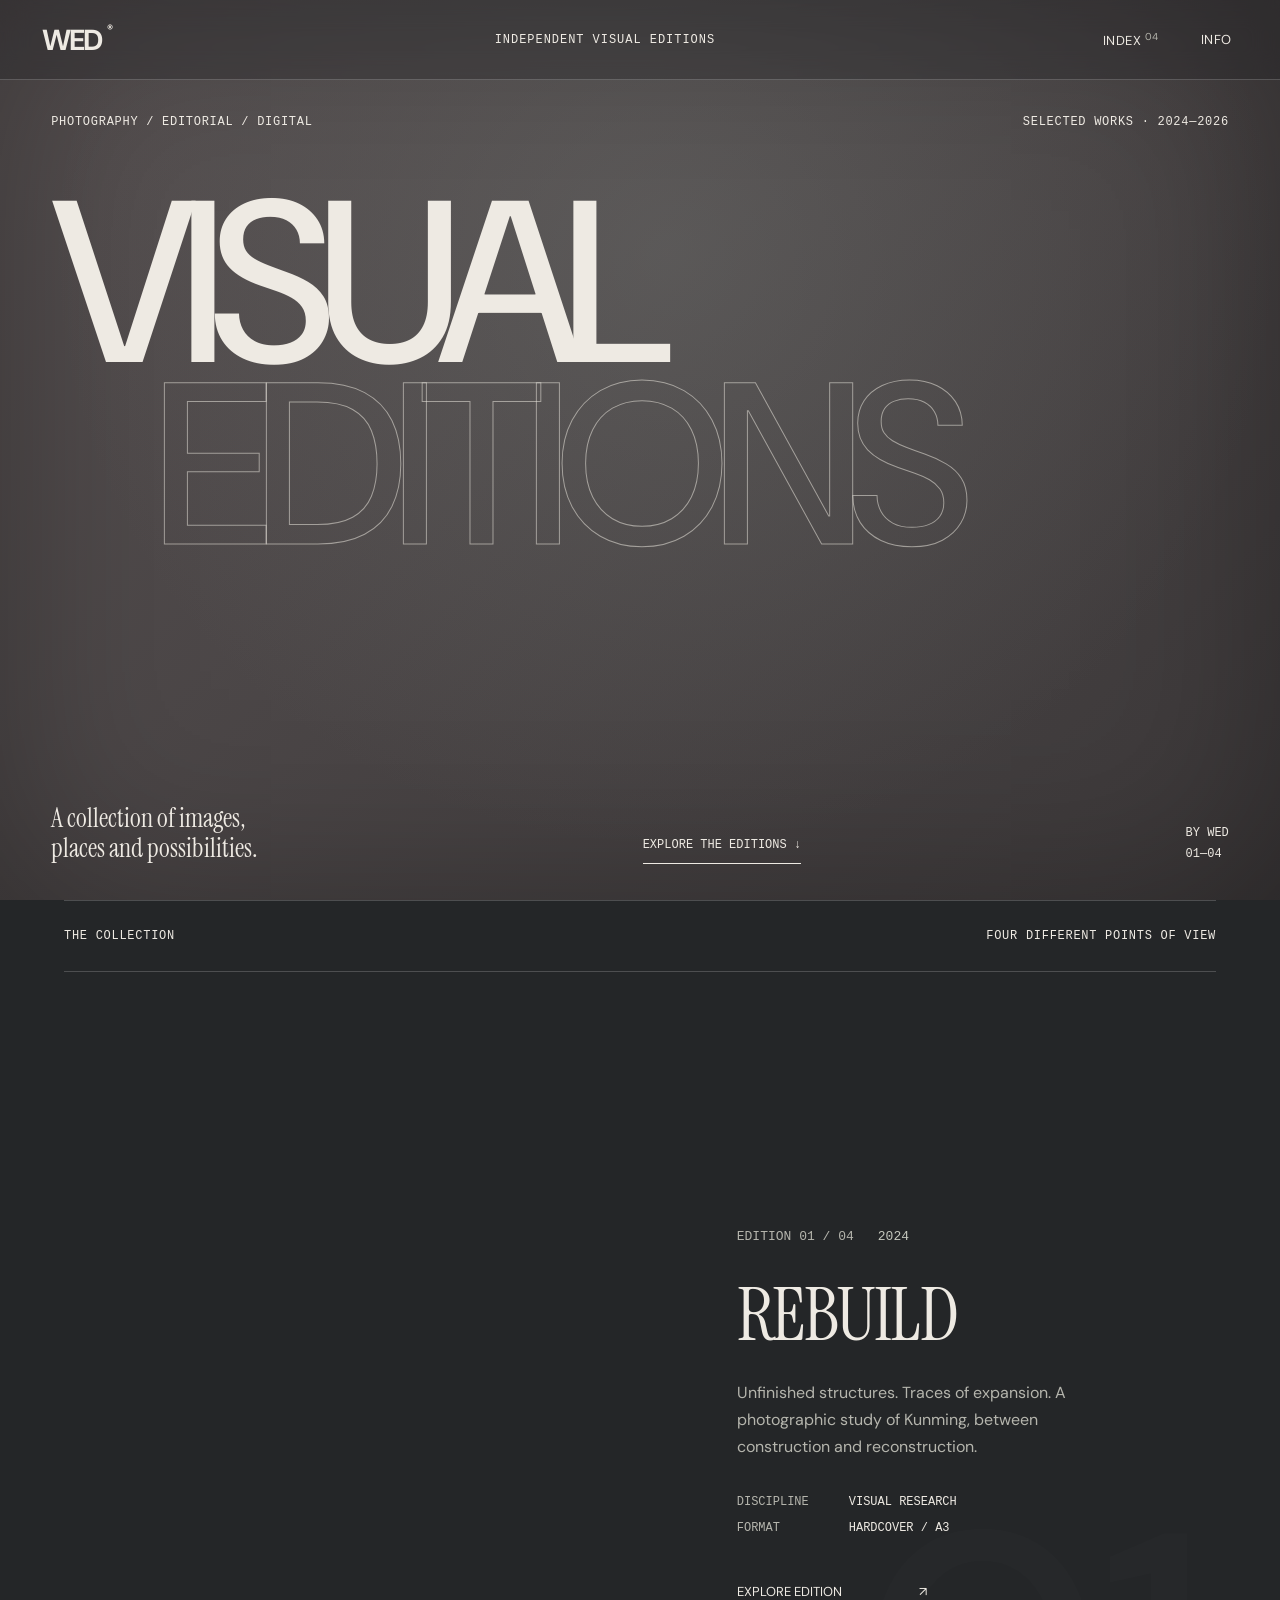
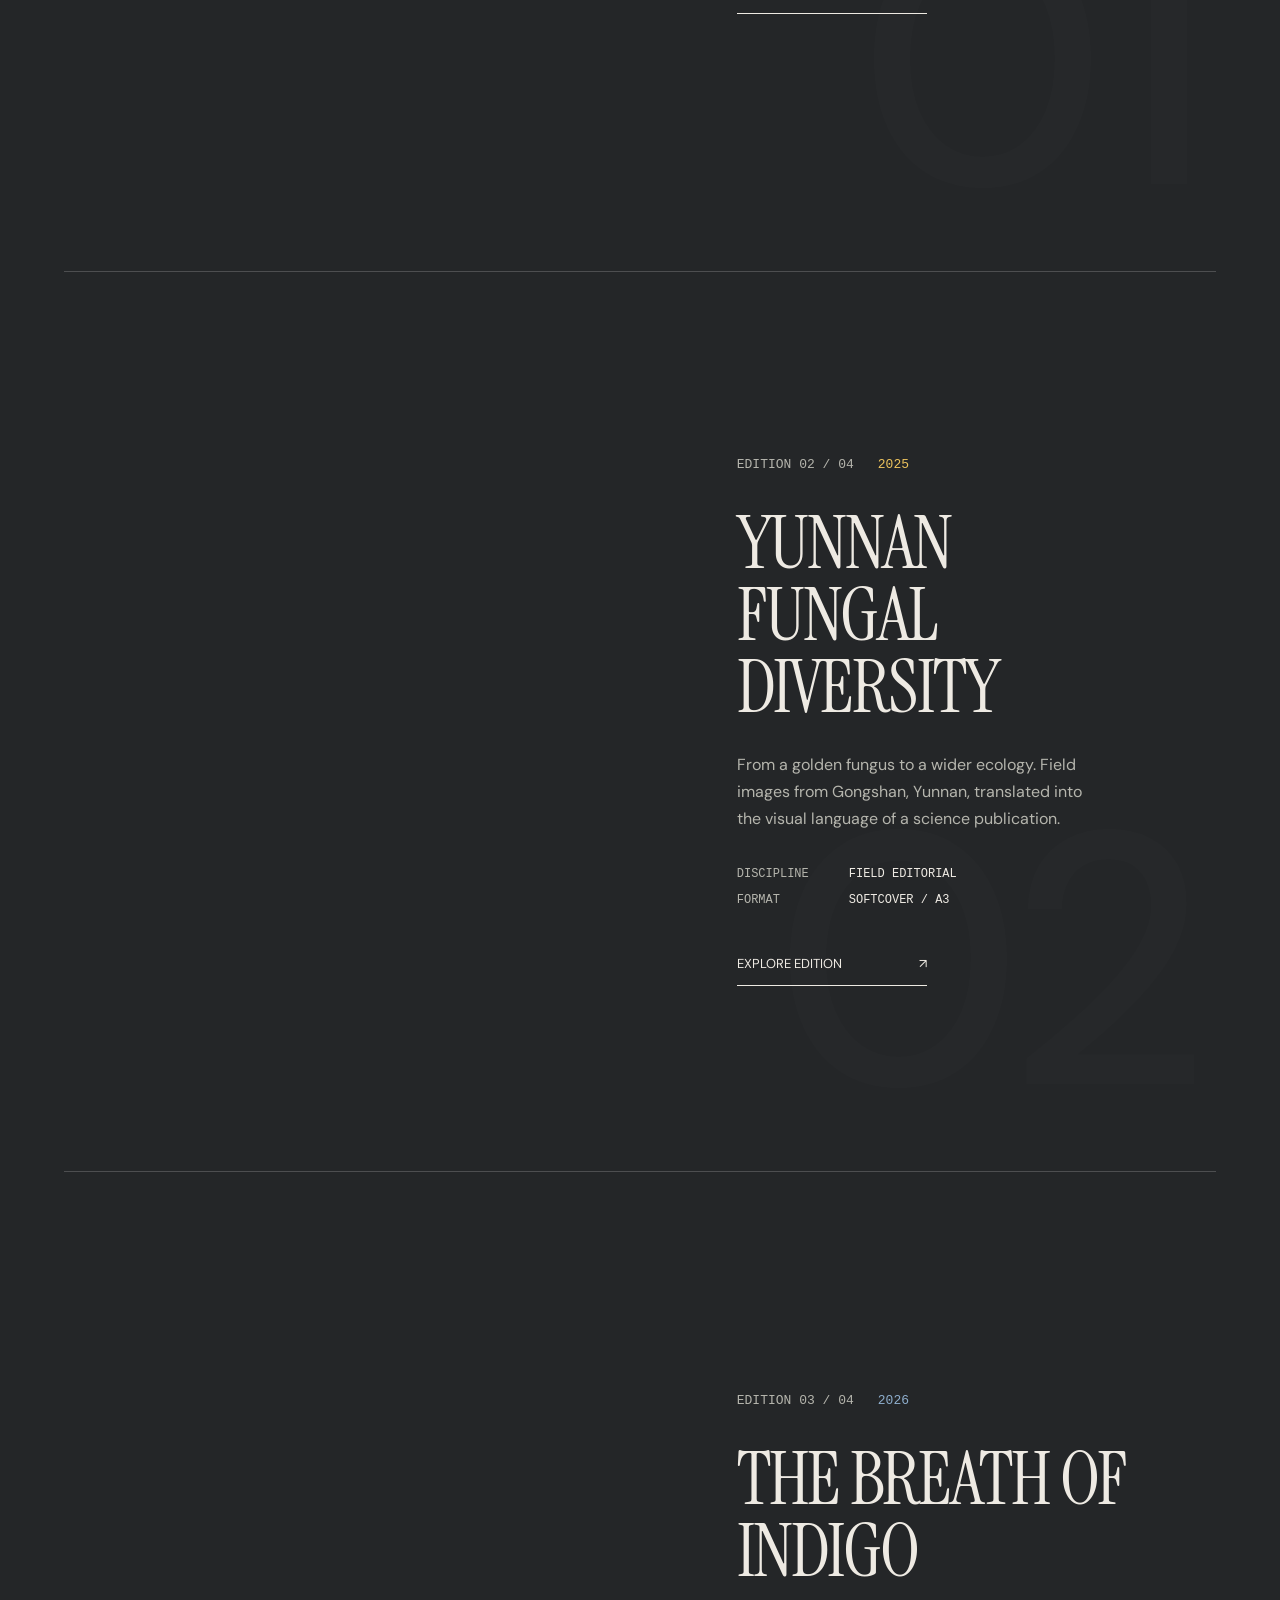
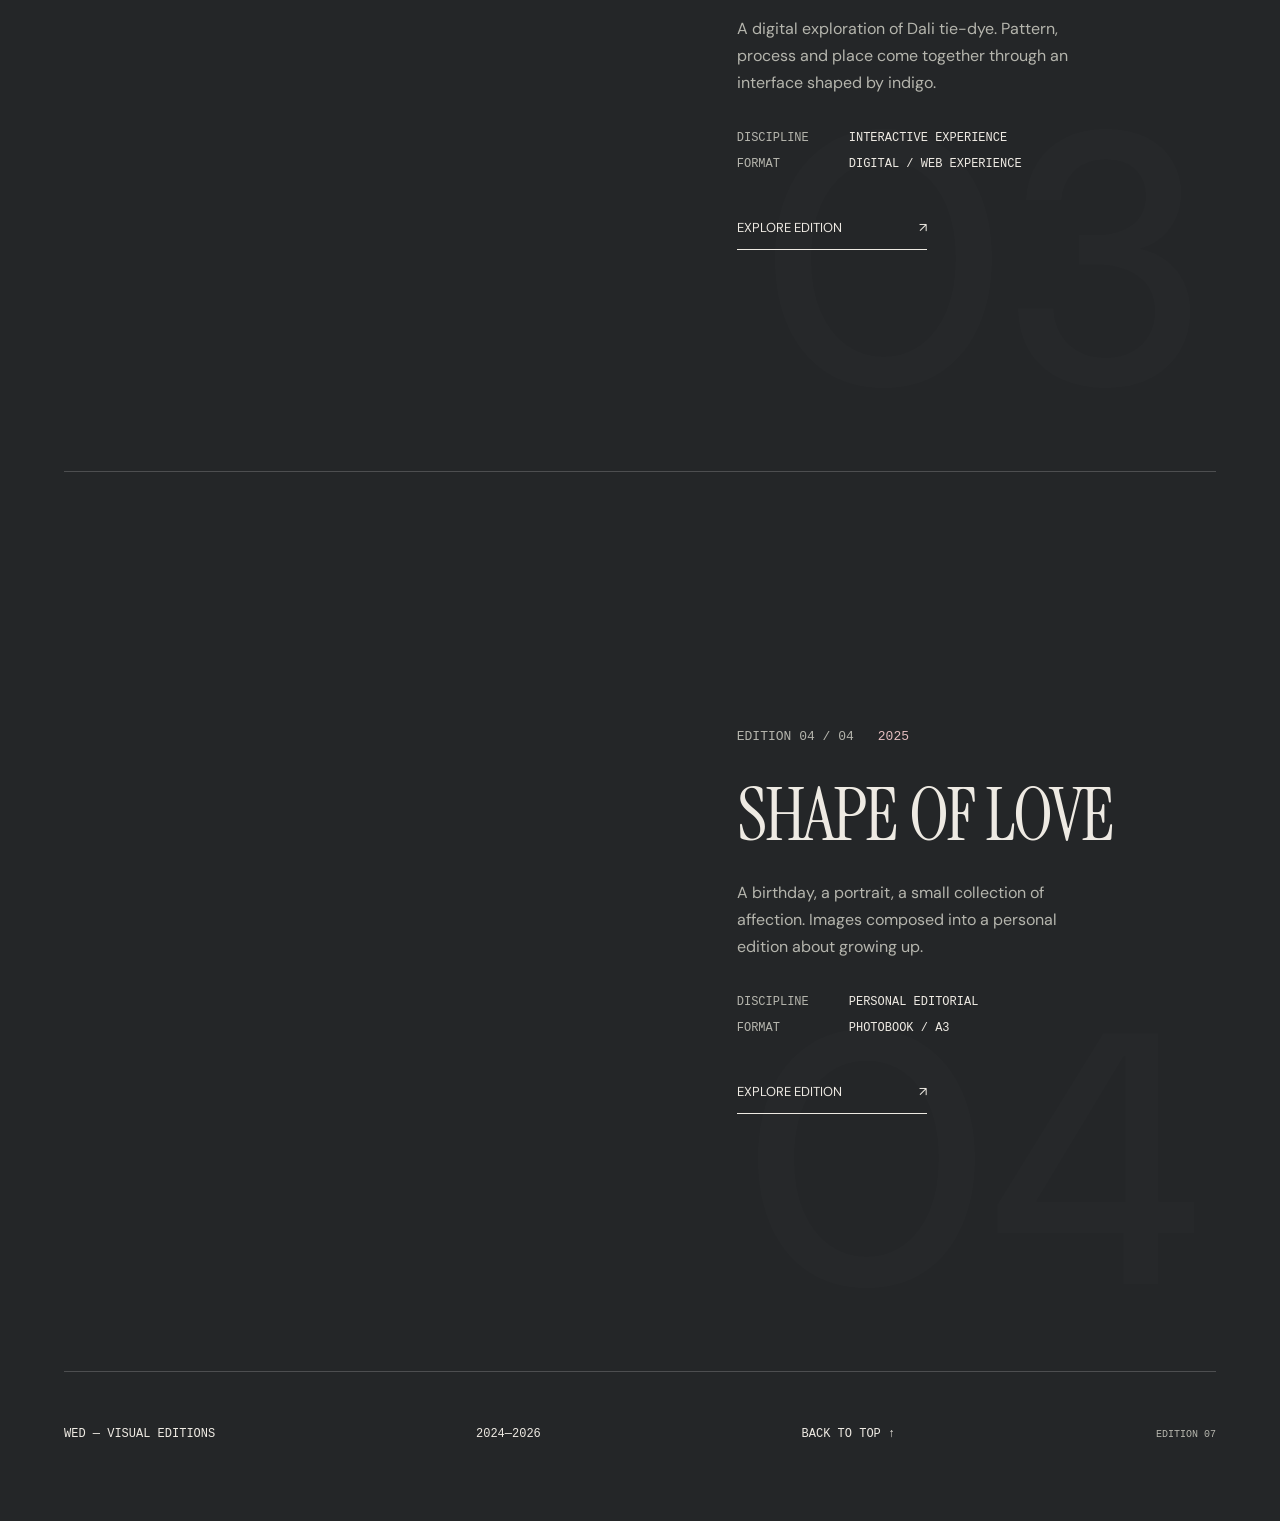
<file: index.html>
<!doctype html>
<html lang="en"><head><meta charset="utf-8"><meta name="viewport" content="width=device-width,initial-scale=1"><meta name="theme-color" content="#232425"><meta name="description" content="WED — Photography, editorial design and digital experiences. Four independent visual editions, 2024–2026."><title>WED — Visual Editions</title><link rel="icon" href="favicon.svg"><link rel="stylesheet" href="editions.css?v=20261012-restore"></head><body>
<div id="environment" aria-hidden="true"></div><canvas id="world" aria-hidden="true"></canvas>
<header><a class="wordmark" href="#home" aria-label="WED home">WED<span>®</span></a><div id="status">INDEPENDENT VISUAL EDITIONS</div><nav><button id="indexBtn">INDEX <sup>04</sup></button><button id="infoBtn">INFO</button><button id="closeBtn" hidden aria-label="Close project">CLOSE ×</button></nav></header>
<main id="home"><section class="hero" id="top"><div class="heroTop"><span>PHOTOGRAPHY / EDITORIAL / DIGITAL</span><span>SELECTED WORKS · 2024—2026</span></div><h1><span>VISUAL</span><span class="outline">EDITIONS</span></h1><div class="heroBottom"><p>A collection of images,<br>places and possibilities.</p><a href="#projects">EXPLORE THE EDITIONS ↓</a><span>BY WED<br>01—04</span></div></section>
<section class="collection" id="projects"><div class="sectionLabel"><span>THE COLLECTION</span><span>FOUR DIFFERENT POINTS OF VIEW</span></div><div id="projectList"></div></section><footer class="homeFooter"><a href="#top">WED — VISUAL EDITIONS</a><span>2024—2026</span><a href="#top">BACK TO TOP ↑</a><small>EDITION 07</small></footer></main>
<section id="reader" role="dialog" aria-modal="true" aria-label="Project reader" hidden><div id="readerStage" aria-label="Book pages — drag to turn"></div><div id="webReader" hidden></div><div class="readerFooter"><button id="previous">← PREVIOUS</button><span id="pageCount" aria-live="polite">COVER</span><button id="zoomBtn">ENLARGE</button><button id="next">NEXT →</button></div><p class="gestureHint">DRAG A PAGE EDGE · ARROW KEYS TO TURN</p></section>
<dialog id="catalog"><div class="panelHead"><span id="catalogTitle">EDITION INDEX</span><button data-dismiss="catalog" aria-label="Close index">CLOSE ×</button></div><div id="catalogGrid"></div></dialog><dialog id="information"><div class="panelHead"><span>PUBLICATION NOTES</span><button data-dismiss="information" aria-label="Close information">CLOSE ×</button></div><div id="infoContent"></div></dialog><dialog id="lightbox"><button data-dismiss="lightbox" aria-label="Close image">CLOSE ×</button><div id="lightboxImages"></div></dialog>
<div id="loading" role="status"><span>WED / PREPARING EDITIONS</span><progress max="1" value="0"></progress></div><p id="notice" role="status" hidden></p><script type="module" src="editions.js?v=20261012-restore"></script><noscript><p>JavaScript is needed for the interactive editions.</p></noscript></body></html>
</file>
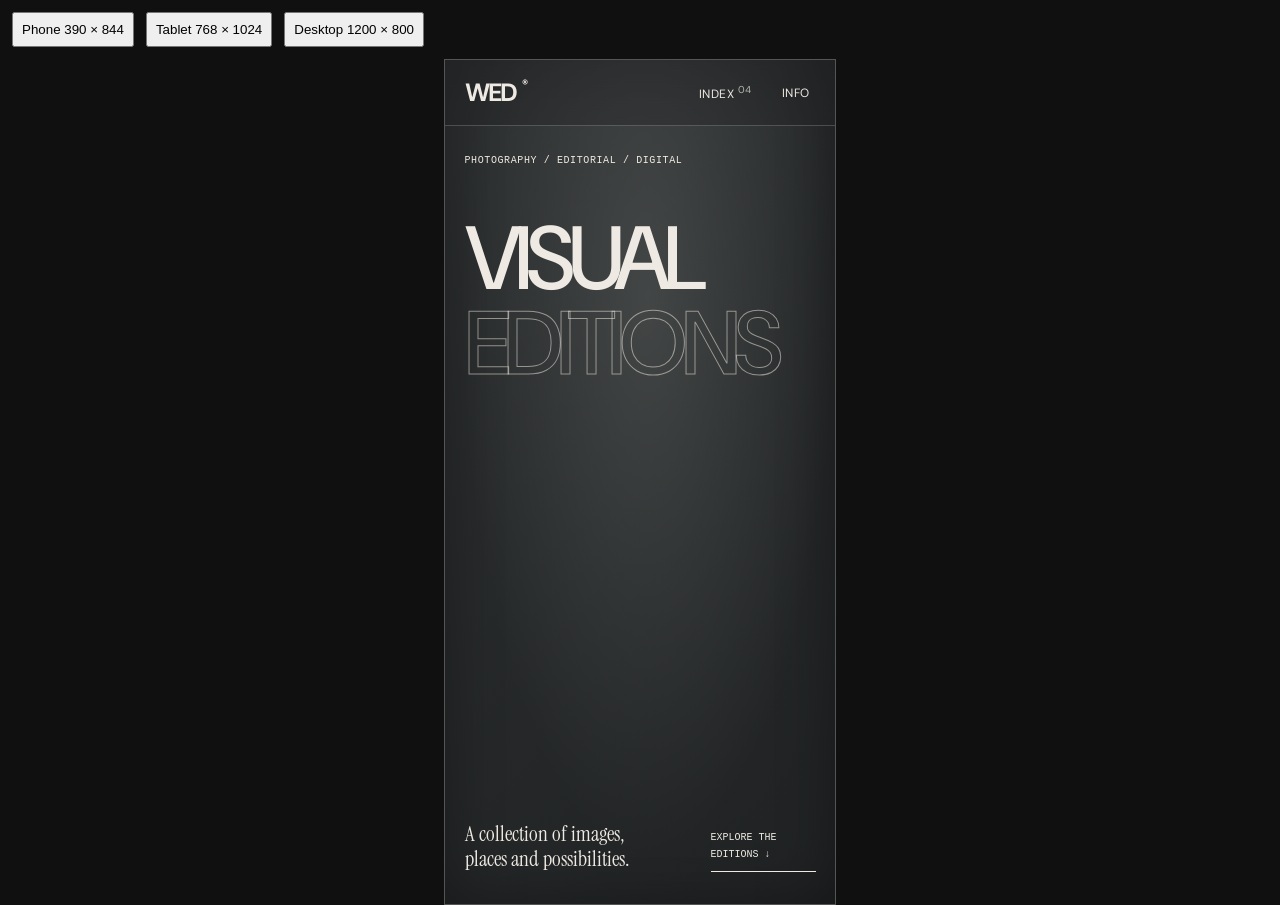
<file: qa.html>
<!doctype html><html lang="en"><meta charset="utf-8"><title>WED responsive check</title><style>body{margin:0;background:#101010;color:white;font:14px Arial}nav{padding:12px;display:flex;gap:12px}button{padding:8px}iframe{display:block;border:1px solid #555;margin:0 auto;width:390px;height:844px}p{padding:0 12px}</style><nav><button data-w="390" data-h="844">Phone 390 × 844</button><button data-w="768" data-h="1024">Tablet 768 × 1024</button><button data-w="1200" data-h="800">Desktop 1200 × 800</button></nav><iframe title="Responsive website preview" src="./?v=20260916-7b"></iframe><script>document.querySelectorAll('button').forEach(b=>b.onclick=()=>{const f=document.querySelector('iframe');f.style.width=b.dataset.w+'px';f.style.height=b.dataset.h+'px'})</script></html>
</file>
<file: editions.css>
@import url('https://fonts.googleapis.com/css2?family=DM+Sans:wght@400;500;600;700&family=Instrument+Serif:ital@0;1&display=swap');
:root{--ink:#eeeae3;--muted:#b5b5ad;--line:#ffffff30;--accent:#b9c4b8;color-scheme:dark;font:16px 'DM Sans',Arial,sans-serif}*{box-sizing:border-box}html{scroll-behavior:smooth;scroll-padding-top:90px}body{margin:0;background:#242628;color:var(--ink);overflow-x:hidden}button{font:inherit;color:inherit;border:0;background:none;cursor:pointer}button:focus-visible,a:focus-visible{outline:2px solid var(--ink);outline-offset:7px}a{color:inherit;text-decoration:none}[hidden]{display:none!important}#environment{position:fixed;inset:0;z-index:-1;background:radial-gradient(ellipse at 52% 28%,#7d817e50,transparent 65%),linear-gradient(135deg,#37393955,#181a1b88);transition:background-color 1.5s;background-color:#282b2c}#environment:after{content:'';position:absolute;inset:0;box-shadow:inset 0 0 15vw #0005}#world{position:fixed;inset:0;width:100%;height:100%;z-index:2;pointer-events:none}header{position:fixed;inset:0 0 auto;height:80px;display:flex;align-items:center;justify-content:space-between;padding:0 3.3vw;z-index:20;border-bottom:1px solid var(--line);background:#20222350;backdrop-filter:blur(14px)}.wordmark{font-size:29px;font-weight:700;letter-spacing:-2px}.wordmark span{font-size:12px;vertical-align:top;letter-spacing:0;margin-left:6px}#status{font:12px 'Courier New',monospace;letter-spacing:.08em}nav{display:flex;gap:30px}nav button{font-size:13px;letter-spacing:.04em}sup{font-size:10px;color:var(--muted)}.hero{min-height:850px;height:100svh;position:relative;padding:115px 4vw 36px;isolation:isolate}.heroTop,.sectionLabel{display:flex;justify-content:space-between;font:12px 'Courier New',monospace;letter-spacing:.06em}.hero h1{font-size:clamp(100px,18vw,320px);line-height:.79;letter-spacing:-.07em;margin:7vh 0 0;font-weight:500;position:relative;z-index:1;pointer-events:none}.hero h1 span{display:block}.hero h1 .outline{margin-left:8vw;-webkit-text-stroke:1px #ece8df88;color:transparent}.heroObject{position:absolute!important;width:clamp(340px,38vw,610px)!important;height:70vh!important;max-height:760px;left:44%;top:17%;z-index:3}.objectSlot{position:relative;display:block;padding:0;aspect-ratio:297/420;width:100%;cursor:pointer}.fallback{width:100%;height:100%;object-fit:contain;transition:opacity .4s}.gpu-ready .fallback{opacity:0}.heroBottom{position:absolute;inset:auto 4vw 36px;display:flex;align-items:end;justify-content:space-between;z-index:3;pointer-events:none}.heroBottom>*{pointer-events:auto}.heroBottom p{font-family:'Instrument Serif',Georgia,serif;font-size:26px;line-height:1.18;margin:0}.heroBottom a,.heroBottom>span{font:12px/1.7 'Courier New',monospace}.heroBottom a{padding-bottom:8px;border-bottom:1px solid var(--ink)}.collection{padding:0 5vw}.sectionLabel{padding:28px 0;border-top:1px solid var(--line);border-bottom:1px solid var(--line)}.edition{min-height:900px;height:100svh;display:grid;grid-template-columns:52% 1fr;gap:7%;align-items:center;position:relative;border-bottom:1px solid var(--line);padding:50px 3vw}.edition .objectSlot{width:100%;height:min(80vh,790px);aspect-ratio:auto;z-index:3}.editionCopy{position:relative;z-index:3;padding-right:2vw;transform:translateY(35px);opacity:.25;transition:transform 1s,opacity 1s}.edition.visible .editionCopy{transform:none;opacity:1}.editionNumber{font:13px 'Courier New',monospace;display:flex;gap:24px;color:var(--muted);margin-bottom:35px}.editionNumber span:last-child{color:var(--accent)}.edition h2{font-family:'Instrument Serif',Georgia,serif;font-size:clamp(46px,5.8vw,100px);font-weight:400;line-height:.97;letter-spacing:-.025em;margin:0 0 28px}.edition p{font-size:16px;line-height:1.7;color:var(--muted);max-width:360px}.edition dl{display:grid;grid-template-columns:100px 1fr;margin:35px 0;gap:12px;font:12px 'Courier New',monospace}.edition dd{margin:0}.edition dt{color:var(--muted)}.enterEdition{font-size:13px;padding:13px 0;border-bottom:1px solid var(--ink);min-width:190px;text-align:left}.enterEdition span{float:right;transition:transform .3s}.enterEdition:hover span{transform:translate(4px,-4px)}.edition:before{content:attr(data-no);font-size:28vw;line-height:1;position:absolute;right:1vw;bottom:30px;font-weight:500;color:#ffffff03;pointer-events:none}.homeFooter{display:flex;gap:24px;justify-content:space-between;align-items:center;padding:55px 5vw 80px;font:12px 'Courier New',monospace;position:relative;z-index:3}.homeFooter small{font-size:10px;color:var(--muted)}body.reading main{opacity:0;pointer-events:none}main{transition:opacity .7s}body.reading{overflow:hidden}#reader{position:fixed;inset:80px 0 0;z-index:4}#readerStage{position:absolute;inset:15px 5vw 90px;touch-action:none;cursor:grab}#readerStage:active{cursor:grabbing}.readerFooter{position:absolute;bottom:23px;left:3.3vw;right:3.3vw;display:flex;align-items:center;justify-content:space-between;font:12px 'Courier New',monospace;gap:14px}.readerFooter button{font-size:12px;min-height:44px}.gestureHint{position:absolute;bottom:68px;width:100%;text-align:center;pointer-events:none;font:10px 'Courier New',monospace;color:var(--muted);letter-spacing:.08em}#webReader{position:absolute;inset:35px 8vw 110px;overflow:auto;overscroll-behavior:contain;background:#102d46;box-shadow:0 25px 60px #0008;border:1px solid #ffffff30;scroll-behavior:smooth}.browserBar{position:sticky;top:0;background:#0b2239ed;backdrop-filter:blur(12px);z-index:2;padding:15px 20px;font:12px 'Courier New',monospace}.browserBar span{margin-left:24px}.webTabs{display:flex;gap:25px;padding:14px 20px;position:sticky;top:43px;background:#0b2239ed;z-index:2}.webTabs button{font:12px 'Courier New',monospace}.webSection{margin:0;position:relative;scroll-margin-top:96px}.webSection img{width:100%;height:auto;display:block}.webSection figcaption{font:12px 'Courier New',monospace;padding:20px;background:#0b2239}dialog{color:var(--ink);border:1px solid var(--line);background:#242628f5;backdrop-filter:blur(25px);padding:35px;max-height:90svh;overscroll-behavior:contain}dialog::backdrop{background:#080b0dcc;backdrop-filter:blur(7px)}dialog[open]{animation:panelIn .45s cubic-bezier(.2,.8,.2,1)}.panelHead{display:flex;align-items:center;justify-content:space-between;font:12px 'Courier New',monospace;padding-bottom:25px;border-bottom:1px solid var(--line);gap:25px}.panelHead button{font-size:12px;min-height:30px}#catalog{width:92vw;max-width:1500px}#catalogGrid{display:grid;grid-template-columns:repeat(4,1fr);gap:35px;padding-top:35px}.catalogItem{text-align:left;padding:0}.catalogItem img{width:100%;height:40vh;object-fit:contain;background:#ffffff08}.catalogItem span{font:12px/1.6 'Courier New',monospace;display:block;margin-top:18px}#information{margin:0 0 0 auto;height:100svh;max-height:100svh;width:min(560px,90vw);padding:35px 40px}#infoContent h2{font:60px/1 'Instrument Serif',Georgia,serif;margin:65px 0 35px}#infoContent p{font-size:16px;line-height:1.8;color:var(--muted)}#infoContent dl{display:grid;grid-template-columns:90px 1fr;gap:20px;font:13px/1.5 'Courier New',monospace}#infoContent dd{margin:0}#infoContent dt{color:var(--muted)}#lightbox{width:100vw;height:100svh;max-width:100vw;max-height:100svh;background:#0c0d0ef5;border:0;margin:0}#lightbox>button{position:absolute;right:30px;top:25px;z-index:2;font-size:13px}#lightboxImages{display:flex;width:100%;height:100%;align-items:center;justify-content:center;gap:15px}#lightboxImages img{max-width:49%;max-height:88svh;object-fit:contain}#lightboxImages img:only-child{max-width:95%}#loading{position:fixed;bottom:25px;left:30px;z-index:25;background:#202324ee;padding:18px;font:11px 'Courier New',monospace;transition:opacity .5s}#loading progress{display:block;width:100%;height:2px;margin-top:12px;accent-color:#fff}#notice{position:fixed;bottom:90px;left:5%;max-width:90%;background:#232628;padding:15px;z-index:30;font-size:14px}@keyframes panelIn{from{opacity:0;transform:translateY(25px)}to{opacity:1;transform:none}}
@media(max-width:800px){header{height:66px;padding:0 5vw}.wordmark{font-size:25px}#status{display:none}nav{gap:18px}nav button{font-size:12px}.hero{min-height:740px;height:100svh;padding:95px 5vw 25px}.heroTop{font-size:10px}.heroTop span:last-child{display:none}.hero h1{font-size:23vw;margin-top:50px;line-height:.95}.hero h1 .outline{margin-left:0}.heroObject{left:16%;top:25%;width:72vw!important;height:55vh!important}.heroBottom{inset:auto 5vw 32px;gap:20px}.heroBottom p{font-size:21px}.heroBottom>span{display:none}.heroBottom a{font-size:10px;max-width:105px}.sectionLabel{font-size:10px;gap:20px;line-height:1.5}.edition{height:auto;min-height:0;display:block;padding:30px 0 60px}.edition .objectSlot{height:64vh;min-height:410px;width:100%}.editionCopy{padding:10px 5vw}.editionNumber{margin-bottom:23px}.edition h2{font-size:54px;max-width:360px}.edition p{font-size:16px}.edition dl{margin:25px 0}.edition:before{font-size:60vw;bottom:20px}.homeFooter{flex-wrap:wrap;padding-bottom:40px;line-height:1.5}.homeFooter small{width:100%}#reader{top:66px}#readerStage{inset:10px 0 100px}.readerFooter{flex-wrap:wrap;bottom:15px;font-size:11px}#zoomBtn{order:4;width:100%;min-height:30px}.gestureHint{bottom:100px;font-size:9px}#webReader{inset:20px 4vw 110px}.webTabs{gap:16px;padding:14px 10px}.webTabs button{font-size:10px}.browserBar{font-size:10px;padding:14px 10px}#catalog{padding:22px}#catalogGrid{grid-template-columns:repeat(2,1fr);gap:24px 16px}.catalogItem img{height:26vh}.catalogItem span{font-size:10px}#information{width:100%;height:87svh;margin:auto 0 0;padding:25px}#lightbox{padding:55px 10px 20px}#lightboxImages{flex-direction:column}#lightboxImages img{max-width:96%;max-height:42svh}#lightboxImages img:only-child{max-height:85svh}#infoContent h2{font-size:50px}}
@media(prefers-reduced-motion:reduce){html{scroll-behavior:auto}*,*:before,*:after{animation-duration:.01ms!important;transition-duration:.01ms!important}}
</file>
